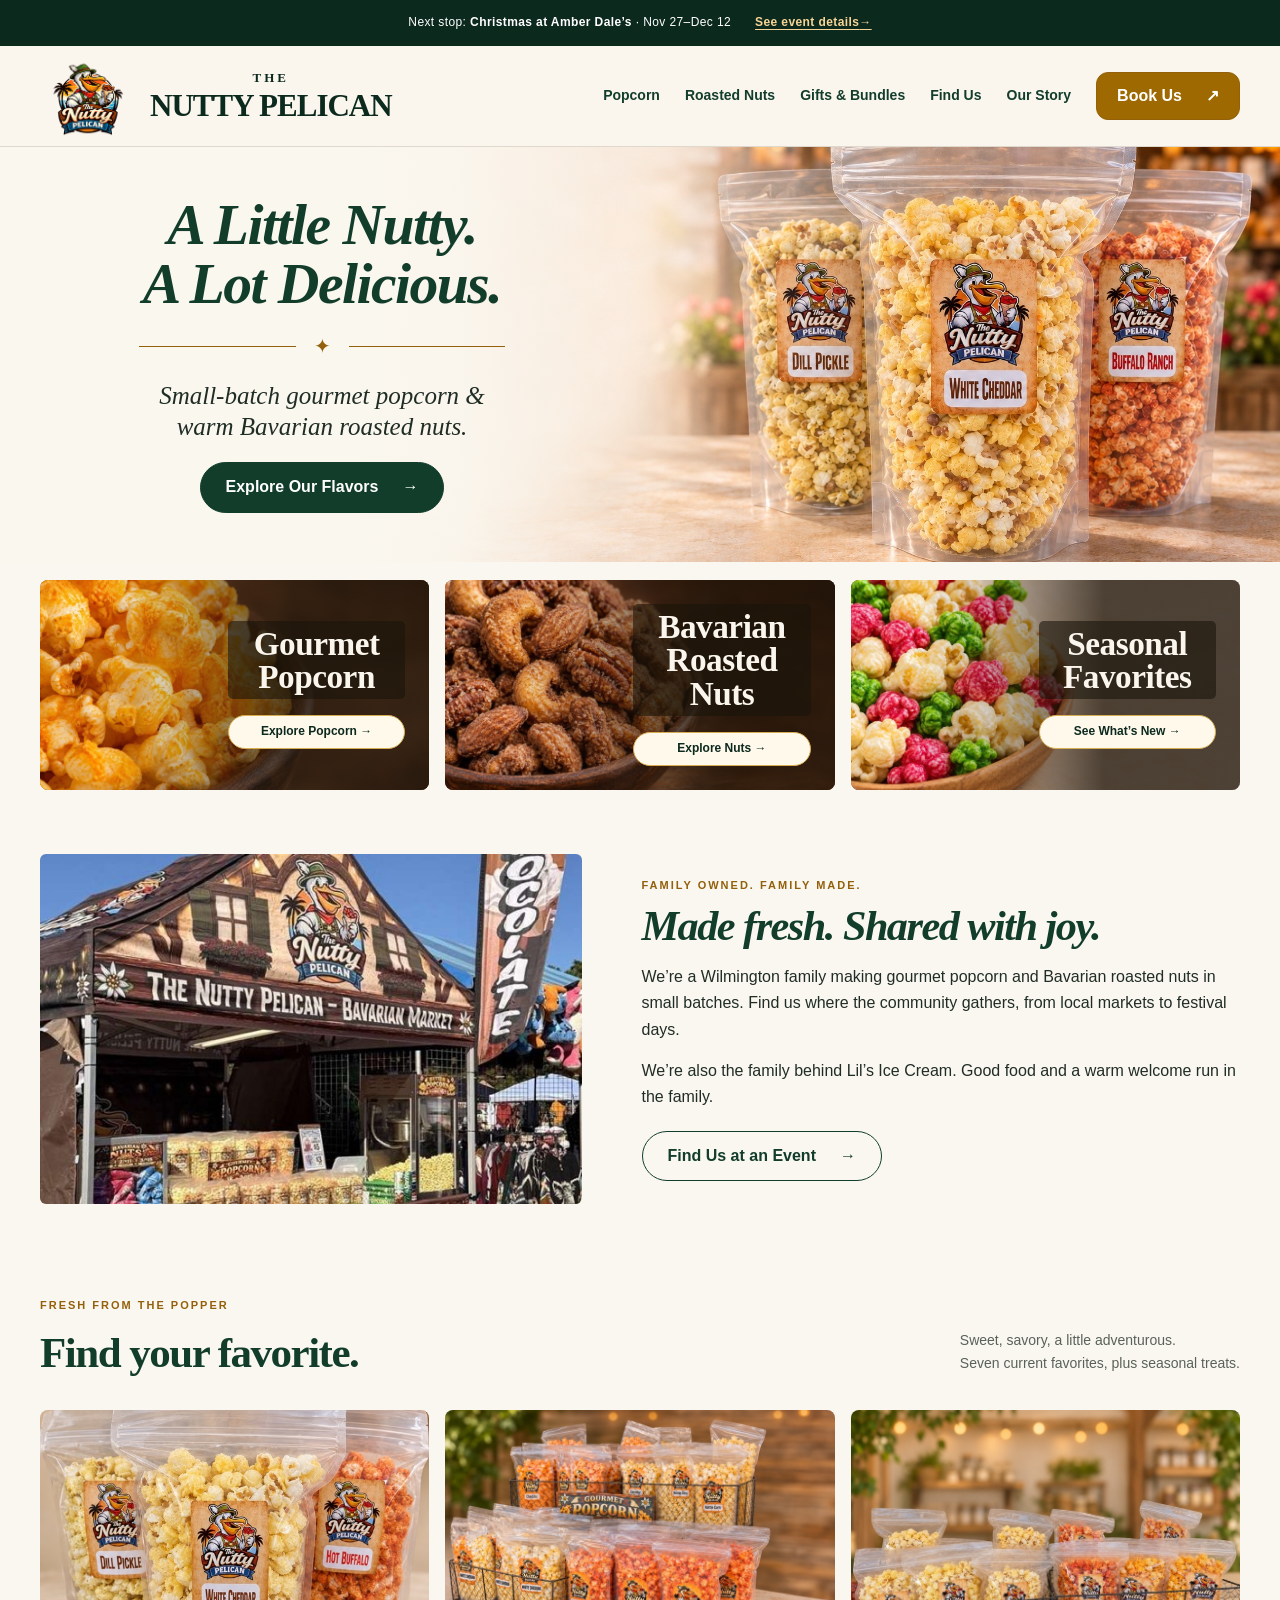
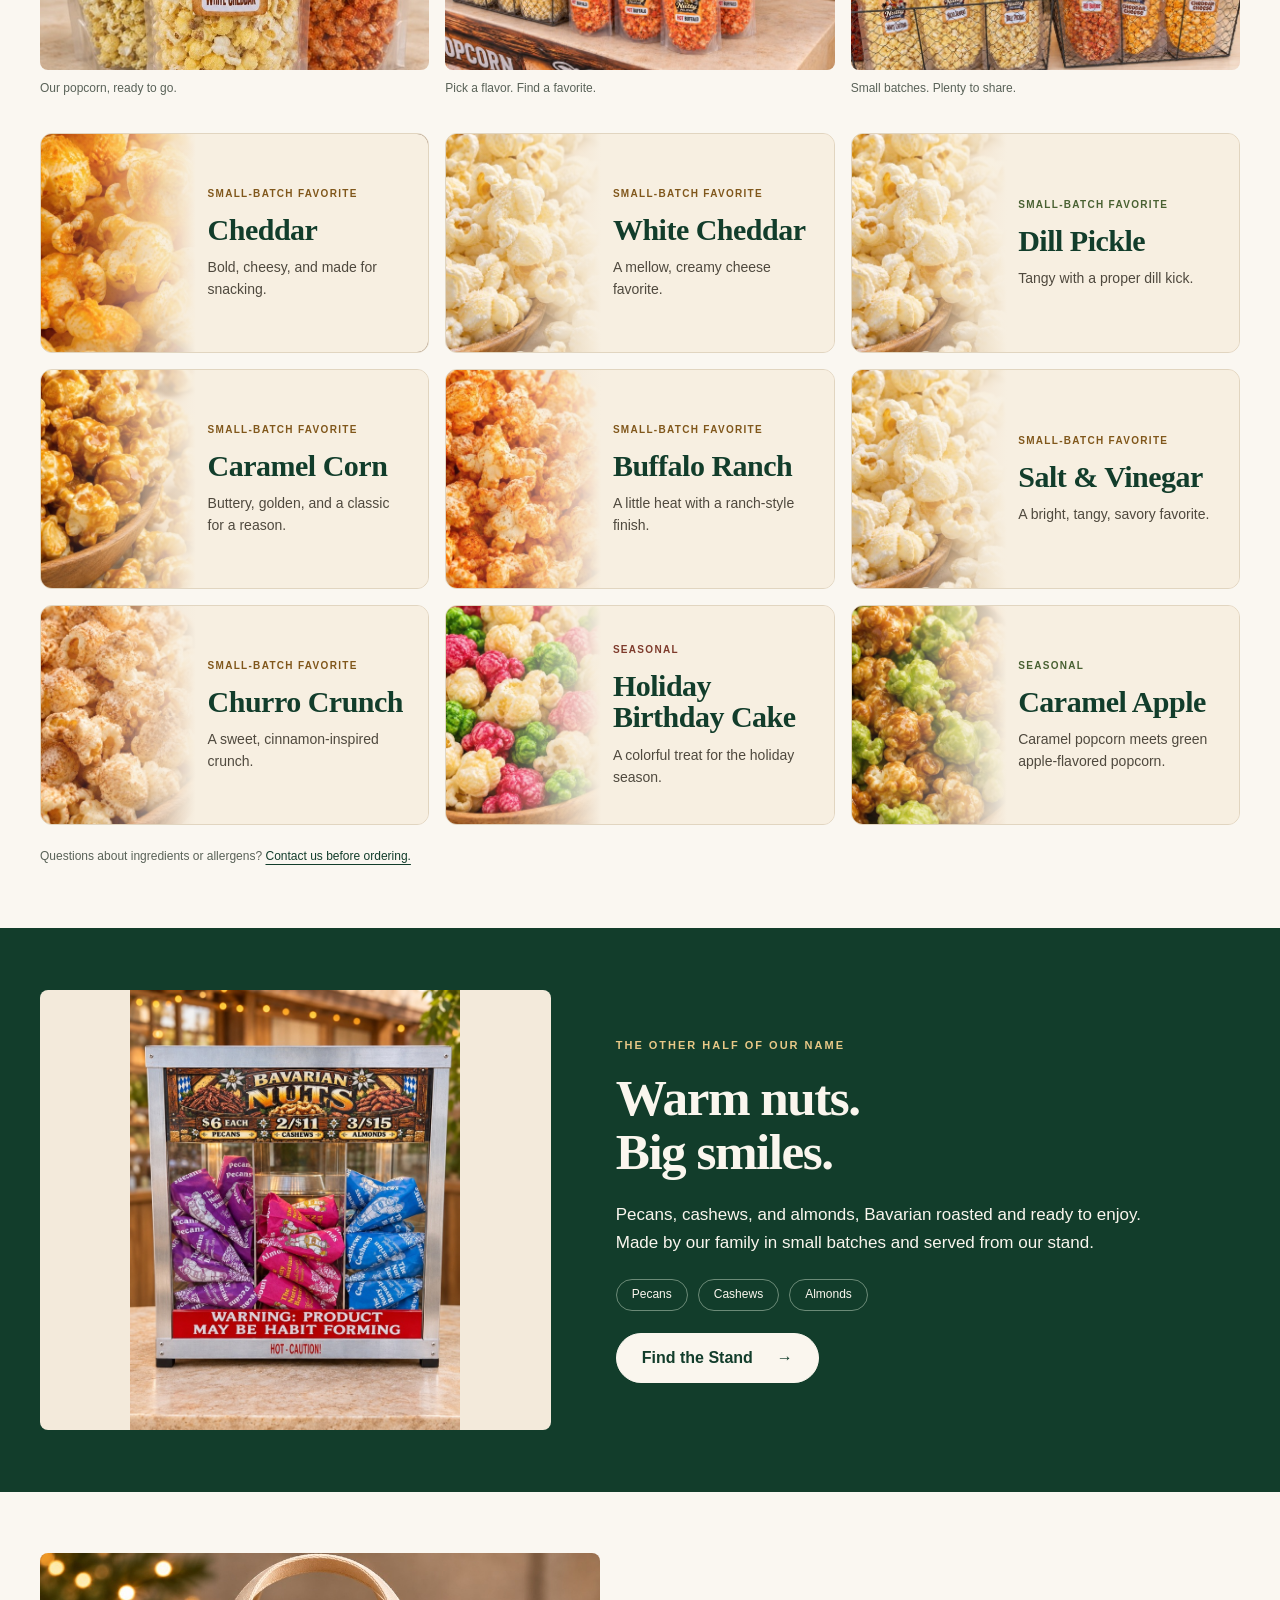
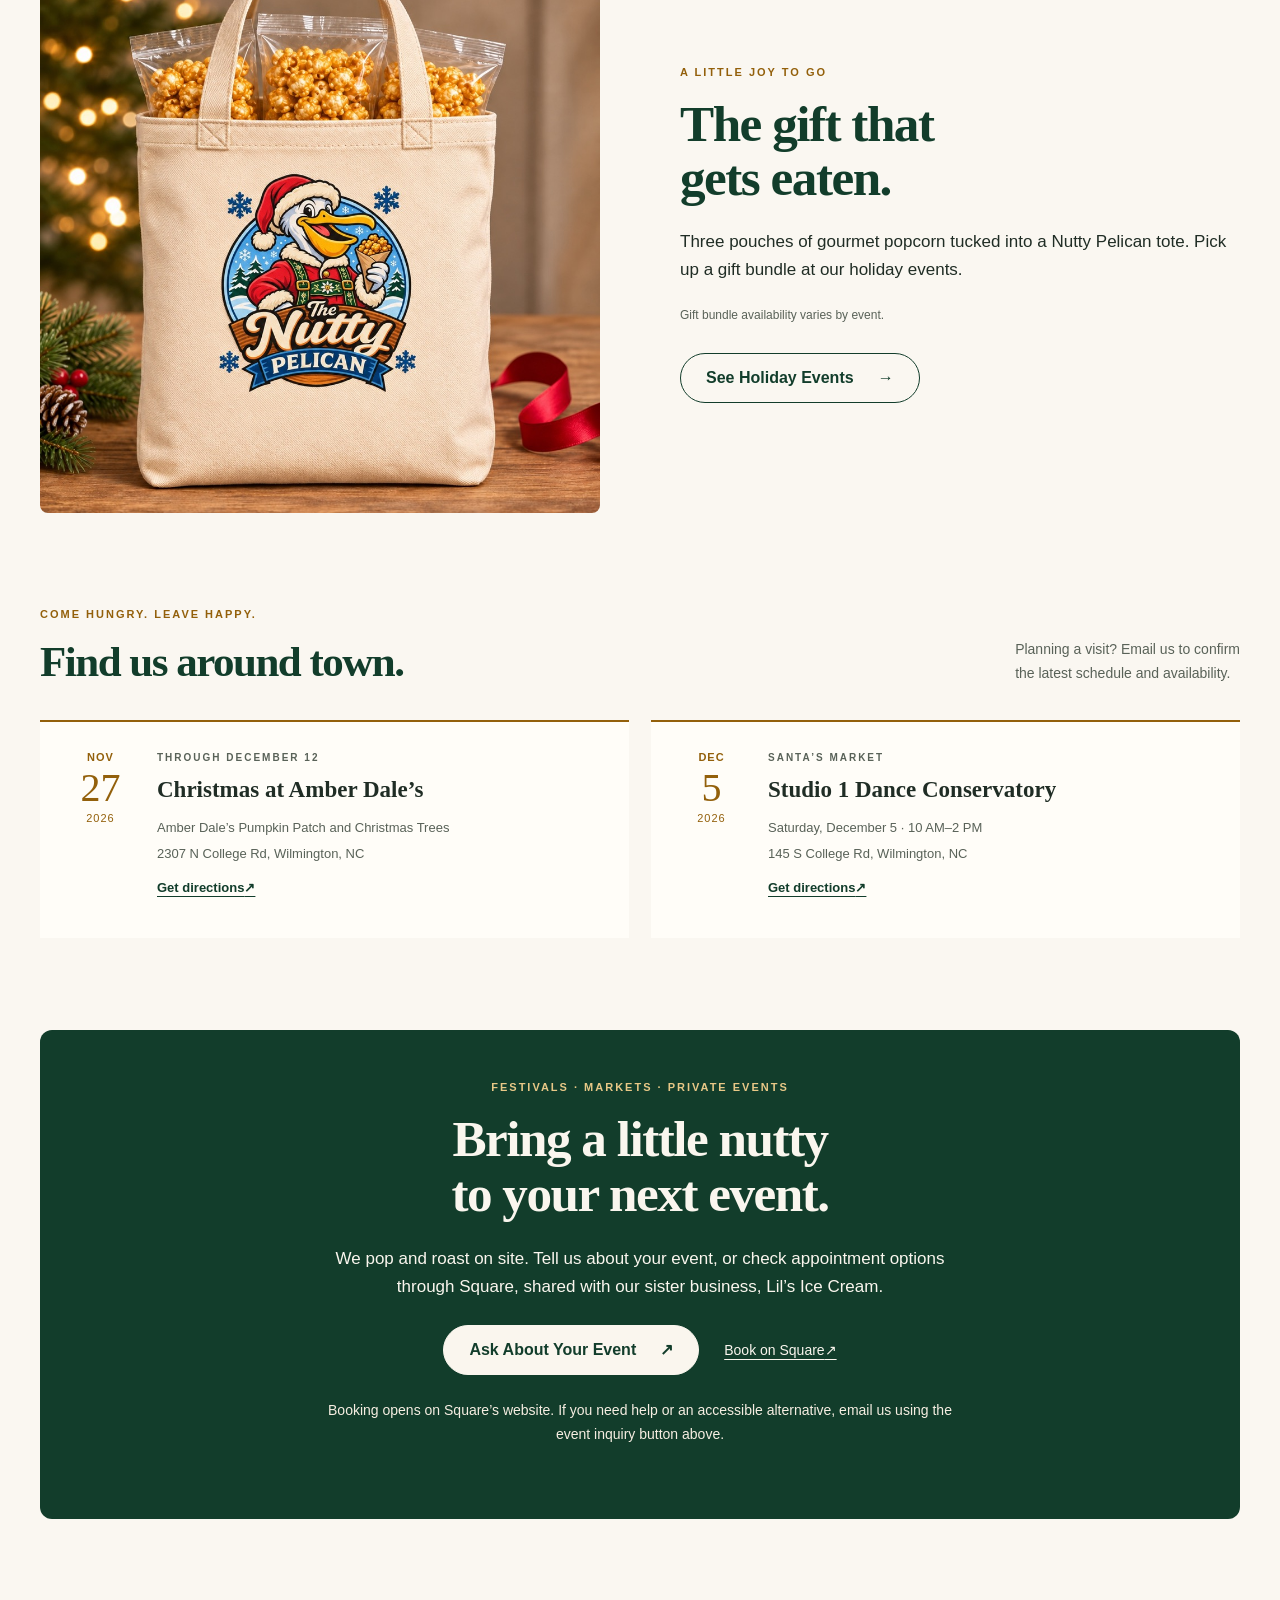
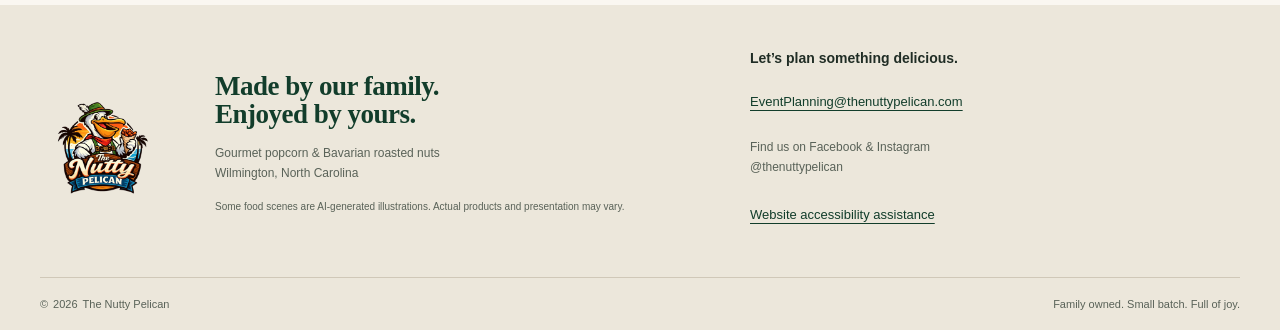
<file: index.html>
<!doctype html>
<html lang="en">
<head>
<meta charset="utf-8">
<meta http-equiv="Content-Security-Policy" content="default-src 'self'; script-src 'self' 'sha256-fpAs2R0/iKSCve5/PZyLJLMU9hK6UmDt1MCEfjL+Ugk='; style-src 'self'; img-src 'self'; font-src 'self'; connect-src 'none'; frame-src 'none'; object-src 'none'; base-uri 'none'; form-action 'none'">
<meta name="viewport" content="width=device-width, initial-scale=1">
<title>The Nutty Pelican | Gourmet Popcorn & Bavarian Roasted Nuts | Wilmington, NC</title>
<meta name="description" content="Family-made gourmet popcorn and warm Bavarian roasted nuts in Wilmington, NC. Explore our flavors, find our next market, or book The Nutty Pelican for your event.">
<meta name="referrer" content="strict-origin-when-cross-origin">
<link rel="canonical" href="https://thenuttypelican.com/">
<link rel="icon" type="image/png" href="assets/logo-small.png">
<meta property="og:type" content="website">
<meta property="og:title" content="The Nutty Pelican | A Little Nutty. A Lot Delicious.">
<meta property="og:description" content="Small-batch gourmet popcorn and warm Bavarian roasted nuts. Family made in Wilmington, NC.">
<meta property="og:url" content="https://thenuttypelican.com/">
<meta property="og:image" content="https://thenuttypelican.com/assets/holiday-popcorn.jpg">
<meta property="og:image:alt" content="Our colorful Holiday Birthday Cake popcorn in its original Nutty Pelican pouch">
<meta name="twitter:card" content="summary_large_image">
<link rel="stylesheet" href="styles.css?v=20261118-hero">
<script src="site.js" defer></script>
<script type="application/ld+json">{"@context":"https://schema.org","@type":"Organization","name":"The Nutty Pelican","url":"https://thenuttypelican.com/","logo":"https://thenuttypelican.com/assets/logo.png","email":"EventPlanning@thenuttypelican.com","areaServed":{"@type":"City","name":"Wilmington, North Carolina"}}</script>
</head>
<body>
<a class="skip" href="#main">Skip to content</a>
<div class="topbar"><div class="wrap"><span>Next stop: <strong>Christmas at Amber Dale’s</strong> · Nov 27–Dec 12</span><a href="#events">See event details <span aria-hidden="true">→</span></a></div></div>
<header class="header">
<div class="wrap navigation">
<a class="brand" href="#main" aria-label="The Nutty Pelican home"><img src="assets/logo-small.png" width="400" height="355" alt=""><span class="wordmark"><small>THE</small>NUTTY PELICAN</span></a>
<button class="menu-toggle" type="button" aria-expanded="false" aria-controls="navigation" hidden>Menu <span aria-hidden="true">☰</span></button>
<nav id="navigation" aria-label="Main navigation"><a href="#popcorn">Popcorn</a><a href="#nuts">Roasted Nuts</a><a href="#gifts">Gifts & Bundles</a><a href="#events">Find Us</a><a href="#story">Our Story</a><a class="button small" href="#book">Book Us <span aria-hidden="true">↗</span></a></nav>
</div>
</header>
<main id="main" tabindex="-1">
<section class="hero" aria-labelledby="hero-title">
<img class="hero-scene" src="assets/hero-buffalo-ranch.jpg" width="1536" height="1024" fetchpriority="high" alt="AI-enhanced scene featuring White Cheddar, Dill Pickle, and Buffalo Ranch popcorn pouches">
<div class="wrap hero-grid"><div class="hero-copy"><h1 id="hero-title">A Little Nutty.<br>A Lot Delicious.</h1><div class="ornament" aria-hidden="true">✦</div><p class="hero-description">Small-batch gourmet popcorn &<br> warm Bavarian roasted nuts.</p><a class="button" href="#popcorn">Explore Our Flavors <span aria-hidden="true">→</span></a></div></div>
</section>
<div class="wrap categories" id="treats" aria-label="Explore our treats">
<a class="category popcorn" href="#popcorn"><img src="assets/popcorn-ai.jpg" width="1536" height="1024" alt="" loading="lazy"><div><h2>Gourmet<br>Popcorn</h2><span class="category-link">Explore Popcorn →</span></div></a>
<a class="category nuts" href="#nuts"><img src="assets/nuts-reference-ai.jpg" width="1536" height="1024" alt="" loading="lazy"><div><h2>Bavarian<br>Roasted Nuts</h2><span class="category-link">Explore Nuts →</span></div></a>
<a class="category seasonal" href="#gifts"><img src="assets/holiday-popcorn-vibrant.jpg" width="1536" height="1024" alt="" loading="lazy"><div><h2>Seasonal<br>Favorites</h2><span class="category-link">See What’s New →</span></div></a>
</div>
<section class="section wrap story-grid" id="story"><img class="story-photo" src="assets/festival.jpg" width="675" height="900" loading="lazy" alt="The real Nutty Pelican Bavarian-style festival tent, with popcorn and nuts on the counter"><div><p class="eyebrow">Family owned. Family made.</p><h2>Made fresh. <br>Shared with joy.</h2><p>We’re a Wilmington family making gourmet popcorn and Bavarian roasted nuts in small batches. Find us where the community gathers, from local markets to festival days.</p><p>We’re also the family behind Lil’s Ice Cream. Good food and a warm welcome run in the family.</p><a class="button outline" href="#events">Find Us at an Event <span aria-hidden="true">→</span></a></div></section>
<section class="section wrap" id="popcorn"><div class="section-heading"><div><p class="eyebrow">Fresh from the popper</p><h2>Find your favorite.</h2></div><p>Sweet, savory, a little adventurous.<br>Seven current favorites, plus seasonal treats.</p></div><div class="product-photo-strip"><figure><img src="assets/flavor-pouches-enhanced.jpg" width="1086" height="1448" loading="lazy" alt="White Cheddar, Dill Pickle and Hot Buffalo popcorn pouches"><figcaption>Our popcorn, ready to go.</figcaption></figure><figure><img src="assets/flavor-stand-enhanced.jpg" width="1448" height="1086" loading="lazy" alt="Our popcorn selection at the Nutty Pelican stand"><figcaption>Pick a flavor. Find a favorite.</figcaption></figure><figure><img src="assets/flavor-display-enhanced.jpg" width="1448" height="1086" loading="lazy" alt="White cheddar, dill pickle, hot buffalo and cheddar popcorn on our market counter"><figcaption>Small batches. Plenty to share.</figcaption></figure></div><div class="flavor-grid" id="flavors">
<article class="flavor-card flavor-cheddar"><img src="assets/popcorn-ai.jpg" width="1536" height="1024" loading="lazy" alt=""><div class="flavor-card-copy"><span>Small-batch favorite</span><h3>Cheddar</h3><p>Bold, cheesy, and made for snacking.</p></div></article>
<article class="flavor-card flavor-white"><img src="assets/white-popcorn-ai.jpg" width="1536" height="1024" loading="lazy" alt=""><div class="flavor-card-copy"><span>Small-batch favorite</span><h3>White Cheddar</h3><p>A mellow, creamy cheese favorite.</p></div></article>
<article class="flavor-card flavor-dill"><img src="assets/white-popcorn-ai.jpg" width="1536" height="1024" loading="lazy" alt=""><div class="flavor-card-copy"><span>Small-batch favorite</span><h3>Dill Pickle</h3><p>Tangy with a proper dill kick.</p></div></article>
<article class="flavor-card flavor-caramel"><img src="assets/caramel-popcorn-ai.jpg" width="1536" height="1024" loading="lazy" alt=""><div class="flavor-card-copy"><span>Small-batch favorite</span><h3>Caramel Corn</h3><p>Buttery, golden, and a classic for a reason.</p></div></article>
<article class="flavor-card flavor-buffalo"><img src="assets/buffalo-popcorn-ai.jpg" width="1536" height="1024" loading="lazy" alt=""><div class="flavor-card-copy"><span>Small-batch favorite</span><h3>Buffalo Ranch</h3><p>A little heat with a ranch-style finish.</p></div></article>
<article class="flavor-card flavor-salt"><img src="assets/white-popcorn-ai.jpg" width="1536" height="1024" loading="lazy" alt=""><div class="flavor-card-copy"><span>Small-batch favorite</span><h3>Salt &amp; Vinegar</h3><p>A bright, tangy, savory favorite.</p></div></article>
<article class="flavor-card flavor-churro"><img src="assets/churro-popcorn-ai.jpg" width="1536" height="1024" loading="lazy" alt=""><div class="flavor-card-copy"><span>Small-batch favorite</span><h3>Churro Crunch</h3><p>A sweet, cinnamon-inspired crunch.</p></div></article>
<article class="flavor-card flavor-holiday seasonal-flavor"><img src="assets/holiday-popcorn-vibrant.jpg" width="1536" height="1024" loading="lazy" alt=""><div class="flavor-card-copy"><span>Seasonal</span><h3>Holiday Birthday Cake</h3><p>A colorful treat for the holiday season.</p></div></article>
<article class="flavor-card flavor-apple seasonal-flavor"><img src="assets/caramel-apple-popcorn-ai.jpg" width="1536" height="1024" loading="lazy" alt=""><div class="flavor-card-copy"><span>Seasonal</span><h3>Caramel Apple</h3><p>Caramel popcorn meets green apple-flavored popcorn.</p></div></article>
</div><p class="fine-print">Questions about ingredients or allergens? <a href="mailto:EventPlanning@thenuttypelican.com">Contact us before ordering.</a></p></section>
<section class="nuts-band" id="nuts"><div class="wrap nuts-showcase"><img src="assets/nut-warmer-enhanced.jpg" width="1086" height="1448" loading="lazy" alt="Bavarian nut warmer with purple pecan, pink almond and blue cashew pouches"><div><p class="eyebrow">The other half of our name</p><h2>Warm nuts.<br>Big smiles.</h2><p>Pecans, cashews, and almonds, Bavarian roasted and ready to enjoy. Made by our family in small batches and served from our stand.</p><div class="nut-varieties"><span>Pecans</span><span>Cashews</span><span>Almonds</span></div><a class="button light" href="#events">Find the Stand <span aria-hidden="true">→</span></a></div></div></section>
<section class="section wrap gift-grid" id="gifts"><img src="assets/holiday-gift-tote.jpg" width="1254" height="1254" loading="lazy" alt="Three popcorn pouches in a cream Nutty Pelican holiday gift tote"><div><p class="eyebrow">A little joy to go</p><h2>The gift that<br>gets eaten.</h2><p>Three pouches of gourmet popcorn tucked into a Nutty Pelican tote. Pick up a gift bundle at our holiday events.</p><p class="fine-print">Gift bundle availability varies by event.</p><a class="button outline" href="#events">See Holiday Events <span aria-hidden="true">→</span></a></div></section>
<section class="section wrap" id="events"><div class="section-heading"><div><p class="eyebrow">Come hungry. Leave happy.</p><h2>Find us around town.</h2></div><p>Planning a visit? Email us to confirm<br>the latest schedule and availability.</p></div><div class="event-grid"><article class="event"><div class="date"><strong>NOV</strong><span>27</span><small>2026</small></div><div><p class="eyebrow">Through December 12</p><h3>Christmas at Amber Dale’s</h3><p>Amber Dale’s Pumpkin Patch and Christmas Trees</p><p>2307 N College Rd, Wilmington, NC</p><a aria-label="Get directions to Christmas at Amber Dale’s on Google Maps" href="https://www.google.com/maps/search/?api=1&query=2307+N+College+Rd+Wilmington+NC">Get directions <span aria-hidden="true">↗</span></a></div></article><article class="event"><div class="date"><strong>DEC</strong><span>5</span><small>2026</small></div><div><p class="eyebrow">Santa’s Market</p><h3>Studio 1 Dance Conservatory</h3><p><time datetime="2026-12-05T10:00:00-05:00">Saturday, December 5 · 10 AM–2 PM</time></p><p>145 S College Rd, Wilmington, NC</p><a aria-label="Get directions to Santa’s Market at Studio 1 on Google Maps" href="https://www.google.com/maps/search/?api=1&query=145+S+College+Rd+Wilmington+NC">Get directions <span aria-hidden="true">↗</span></a></div></article></div></section>
<section class="section wrap" id="book"><div class="booking"><p class="eyebrow">Festivals · Markets · Private Events</p><h2>Bring a little nutty<br>to your next event.</h2><p>We pop and roast on site. Tell us about your event, or check appointment options through Square, shared with our sister business, Lil’s Ice Cream.</p><div class="actions"><a class="button light" href="mailto:EventPlanning@thenuttypelican.com?subject=Nutty%20Pelican%20event%20inquiry">Ask About Your Event <span aria-hidden="true">↗</span></a><a class="booking-link" href="https://square.site/book/ERZ6WBK9FG4DM/">Book on Square <span aria-hidden="true">↗</span></a></div><p class="booking-help">Booking opens on Square’s website. If you need help or an accessible alternative, email us using the event inquiry button above.</p></div></section>
</main>
<footer><div class="wrap footer-grid"><a href="#main" aria-label="The Nutty Pelican home"><img src="assets/logo-small.png" width="400" height="355" loading="lazy" alt="The Nutty Pelican"></a><div><h2>Made by our family.<br>Enjoyed by yours.</h2><p>Gourmet popcorn & Bavarian roasted nuts<br>Wilmington, North Carolina</p><p class="image-disclosure">Some food scenes are AI-generated illustrations. Actual products and presentation may vary.</p></div><div><h3>Let’s plan something delicious.</h3><a href="mailto:EventPlanning@thenuttypelican.com">EventPlanning@thenuttypelican.com</a><p>Find us on Facebook & Instagram<br>@thenuttypelican</p><p><a href="mailto:EventPlanning@thenuttypelican.com?subject=Website%20accessibility%20assistance">Website accessibility assistance</a></p></div></div><div class="wrap footer-bottom">© <span id="year">2026</span> The Nutty Pelican <span>Family owned. Small batch. Full of joy.</span></div></footer>
</body></html>
</file>
<file: styles.css>
:root{--green:#123d2b;--deep:#0c291e;--cream:#faf6ee;--paper:#fffdf8;--gold:#93600b;--ink:#202d25;--muted:#596258;--line:#ded9cc}*{box-sizing:border-box}html{scroll-behavior:auto;scroll-padding-top:130px}body{margin:0;background:var(--cream);color:var(--ink);font:17px/1.65 'Avenir Next','Segoe UI',Arial,sans-serif}img{max-width:100%;height:auto;display:block}a{color:var(--green);text-underline-offset:4px}button,summary{font:inherit}button,a,summary{-webkit-tap-highlight-color:transparent}a:focus-visible,button:focus-visible,summary:focus-visible{outline:3px solid #a96b08;outline-offset:5px}h1,h2,h3,p,figure{margin:0}h1,h2{font-family:Georgia,'Times New Roman',serif;font-weight:700;line-height:1.06;letter-spacing:-1.5px}h1{font-size:clamp(46px,5.5vw,78px);font-style:italic;color:var(--green)}h2{font-size:clamp(35px,4vw,54px);color:var(--green)}h3{line-height:1.25}p+p{margin-top:16px}.wrap{max-width:1240px;width:calc(100% - 64px);margin-inline:auto}.skip{position:fixed;top:8px;left:12px;transform:translateY(-160%);z-index:100;background:white;padding:12px 20px}.skip:focus{transform:none}.topbar{background:var(--deep);color:white;font-size:12px;letter-spacing:.4px}.topbar .wrap{display:flex;gap:24px;padding-block:7px}.topbar b{padding-inline:7px}.header{position:sticky;top:0;background:rgba(250,246,238,.98);border-bottom:1px solid var(--line);z-index:30}.navigation{display:flex;align-items:center;justify-content:space-between;gap:20px;padding-block:10px}.brand{flex-shrink:0}.brand img{width:108px;height:96px;object-fit:contain}nav{display:flex;align-items:center;gap:28px}nav a{font-size:14px;font-weight:650;text-decoration:none;padding-block:12px}.button{display:inline-flex;align-items:center;justify-content:center;gap:24px;background:var(--green);color:white;padding:14px 25px;border:1px solid var(--green);border-radius:7px;font-weight:750;text-decoration:none;line-height:1.4;min-height:48px;transition:background .15s,transform .15s}.button:hover{background:var(--deep);color:white;transform:translateY(-2px)}.button.small{padding:12px 20px;background:var(--gold);border-color:var(--gold)}.button.outline{background:transparent;color:var(--green)}.button.outline:hover{background:var(--green);color:white}.button.light{background:var(--cream);color:var(--green);border-color:var(--cream)}.menu-toggle{background:none;border:1px solid var(--green);border-radius:5px;padding:9px 14px;color:var(--green)}.hero{background:radial-gradient(ellipse at 10% 50%,#fffdf8,transparent 70%),#eee7d9;overflow:hidden}.hero-grid{display:grid;grid-template-columns:1.1fr .9fr;align-items:center;min-height:585px;gap:48px}.hero-copy{padding-block:55px}.eyebrow{text-transform:uppercase;letter-spacing:2px;font-size:11px;font-weight:800;color:var(--gold);margin-bottom:16px}.hero-description{font:italic 25px/1.45 Georgia,serif;max-width:440px;margin:18px 0 25px}.ornament{display:flex;align-items:center;gap:18px;color:var(--gold);width:240px;margin-top:23px}.ornament:before,.ornament:after{content:'';height:1px;background:var(--gold);flex:1}.hero-note{font-size:12px;color:var(--muted);margin-top:15px}.hero-photo{position:relative;height:530px;align-self:end;overflow:hidden;border-radius:160px 160px 0 0;background:#e5dfd4}.hero-photo img{width:100%;height:100%;object-fit:cover;object-position:center 54%}.hero-photo figcaption{position:absolute;bottom:15px;left:15px;right:15px;text-align:center;background:rgba(250,246,238,.95);font-size:11px;padding:6px;border-radius:4px}.categories{display:grid;grid-template-columns:repeat(3,minmax(0,1fr));gap:18px;padding-block:26px}.category{padding:25px 28px;border-radius:8px;min-height:220px;text-decoration:none;color:var(--cream);display:flex;flex-direction:column;position:relative;overflow:hidden;background:var(--green)}.category h2{color:inherit;font-size:35px;letter-spacing:-.6px;margin:15px 0 23px}.category-number{font-size:10px;letter-spacing:1.3px;text-transform:uppercase}.category-link{font-size:13px;font-weight:700;margin-top:auto}.category:after{content:'✦';font:140px Georgia,serif;position:absolute;right:15px;bottom:-20px;opacity:.13;pointer-events:none}.category.popcorn{background:#87591f}.category.nuts{background:#423426}.category.seasonal{background:#6b3437}.category:hover .category-link{text-decoration:underline}.section{padding-block:70px}.story-grid,.gift-grid{display:grid;grid-template-columns:1fr 1fr;gap:80px;align-items:center}.story-photo{width:100%;height:470px;object-fit:cover;object-position:center 50%;border-radius:8px}.story-grid p:not(.eyebrow),.gift-grid p:not(.eyebrow){margin-top:22px}.story-grid .button,.gift-grid .button{margin-top:27px}.section-heading{display:flex;justify-content:space-between;align-items:end;gap:30px;margin-bottom:35px}.section-heading>p{font-size:14px;color:var(--muted)}.flavor-grid{display:grid;grid-template-columns:repeat(4,minmax(0,1fr));border-top:1px solid var(--line);border-left:1px solid var(--line)}.flavor-grid article{padding:25px;border-right:1px solid var(--line);border-bottom:1px solid var(--line);background:var(--paper)}.flavor-grid article>span{font-size:11px;color:var(--gold);text-transform:uppercase;letter-spacing:1px}.flavor-grid h3{font:700 23px/1.2 Georgia,serif;margin:22px 0 12px}.flavor-grid p{font-size:14px;color:var(--muted)}.flavor-grid .seasonal-flavor{background:#eee9dd}.fine-print{font-size:12px;color:var(--muted);margin-top:22px}.nuts-band{background:var(--green);color:var(--cream);margin-block:40px;padding-block:62px}.nuts-grid{display:grid;grid-template-columns:1fr 1fr;gap:12px 80px}.nuts-grid>.eyebrow{grid-column:1/-1;color:#e8c887}.nuts-grid h2{color:var(--cream)}.nuts-grid .button{margin-top:24px}.gift-grid>img{width:100%;height:440px;object-fit:cover;object-position:50% 58%;border-radius:8px}.event-grid{display:grid;grid-template-columns:repeat(2,minmax(0,1fr));gap:22px}.event{display:flex;gap:24px;border-top:2px solid var(--gold);background:var(--paper);padding:28px}.date{flex:0 0 65px;text-align:center;line-height:1.3;color:var(--gold)}.date strong,.date small{display:block;font-size:11px;letter-spacing:1px}.date span{font:40px Georgia,serif}.event .eyebrow{font-size:10px;margin-bottom:10px}.event h3{font:700 23px/1.25 Georgia,serif;margin-bottom:12px}.event p{font-size:13px;color:var(--muted)}.event p+p{margin-top:5px}.event a{display:inline-block;font-size:13px;font-weight:700;padding-block:12px}.booking{background:var(--green);color:var(--cream);padding:64px;text-align:center;border-radius:12px}.booking h2{color:var(--cream)}.booking>.eyebrow{color:#e8c887}.booking>p:not(.eyebrow){max-width:640px;margin:24px auto}.actions{display:flex;align-items:center;justify-content:center;gap:25px;flex-wrap:wrap}.booking-link{color:var(--cream);padding-block:12px;font-size:14px}details{max-width:850px;margin:30px auto 0;border-top:1px solid #668071;padding-top:15px}summary{cursor:pointer;padding:10px;font-size:14px}.widget-note{font-size:12px;padding:15px}#booking-widget:has(script){background:white;color:var(--ink);border-radius:6px;padding:12px;min-height:300px}footer{margin-top:40px;background:#ece7db;padding-top:45px}.footer-grid{display:grid;grid-template-columns:130px 1fr 1fr;gap:45px;align-items:center;padding-bottom:40px}.footer-grid img{width:125px}.footer-grid h2{font-size:27px;letter-spacing:-.5px}.footer-grid h3{font-size:14px;margin-bottom:12px}.footer-grid p{font-size:12px;margin-top:15px;color:var(--muted)}.footer-grid a{font-size:13px;overflow-wrap:anywhere}.footer-bottom{border-top:1px solid #d0c8b8;padding-block:17px;display:flex;gap:5px;font-size:11px;color:var(--muted)}.footer-bottom>span:last-child{margin-left:auto} [hidden]{display:none!important}
@media(max-width:1000px){nav{gap:15px}nav a{font-size:12px}.hero-grid{gap:30px}.hero-photo{height:490px}.story-grid,.gift-grid{gap:40px}.flavor-grid{grid-template-columns:repeat(2,minmax(0,1fr))}.event{padding:22px;gap:15px}}
@media(max-width:760px){html{scroll-padding-top:100px}.wrap{width:calc(100% - 36px)}.topbar .wrap{justify-content:center}.topbar .wrap>span:last-child{display:none}.navigation{flex-wrap:wrap;padding-block:6px}.brand img{width:78px;height:69px}.menu-toggle:not([hidden]){display:block}nav{width:100%;flex-wrap:wrap;gap:0;justify-content:space-between;padding-bottom:12px}nav a{font-size:14px;padding:12px;min-height:46px}.hero-grid{grid-template-columns:1fr;gap:0}.hero-copy{text-align:center;padding:42px 0 30px}.hero-description{margin-inline:auto;font-size:23px}.ornament{margin-inline:auto}.hero-photo{height:380px;width:min(100%,440px);justify-self:center;border-radius:120px 120px 0 0}.hero-photo img{object-position:50% 56%}.categories{gap:10px;padding-block:18px}.category{padding:20px 14px;min-height:185px}.category h2{font-size:24px}.category-number{font-size:8px;letter-spacing:.5px}.category-link{font-size:11px}.section{padding-block:42px}.story-grid,.gift-grid{grid-template-columns:1fr;gap:30px}.story-photo{height:350px}.section-heading{display:block}.section-heading>p{margin-top:18px}.nuts-grid{grid-template-columns:1fr;gap:20px}.nuts-band{margin-block:20px;padding-block:42px}.nuts-grid>.eyebrow{margin:0}.gift-grid>img{height:360px}.event-grid{grid-template-columns:minmax(0,1fr)}.booking{padding:38px 20px}.footer-grid{grid-template-columns:85px 1fr;gap:25px}.footer-grid>div:last-child{grid-column:1/-1}.footer-grid img{width:85px}.footer-bottom{flex-wrap:wrap}.footer-bottom>span:last-child{width:100%;margin:5px 0 0}}
@media(max-width:420px){.categories{grid-template-columns:1fr}.category{min-height:135px;padding:20px 24px}.category h2{font-size:29px;margin:10px 0}.category h2 br{display:none}.flavor-grid article{padding:18px}.flavor-grid h3{font-size:21px}.event{padding:20px 14px;gap:12px}.date{flex-basis:48px}.actions .button{width:100%}}
@media(prefers-reduced-motion:reduce){html{scroll-behavior:auto}.button{transition:none}.button:hover{transform:none}}
/* Photography-led redesign, inspired by the supplied reference. */
body{font-family:'Segoe UI',Arial,sans-serif;background:#faf7f1}.wrap{max-width:1410px;width:calc(100% - 80px)}.topbar{font-size:12px}.topbar .wrap{padding-block:5px}.navigation{padding-block:7px;gap:26px}.brand{display:flex;align-items:center;gap:14px;text-decoration:none;color:var(--deep)}.brand img{width:96px;height:86px}.wordmark{font:bold 31px/.95 Georgia,serif;letter-spacing:-1px;white-space:nowrap}.wordmark small{display:block;text-align:center;font-size:13px;letter-spacing:3px;margin-bottom:7px}nav{gap:25px}nav a{font-size:14px;font-weight:600}.button{border-radius:999px;font-size:16px;padding:13px 25px}.button.small{border-radius:12px;background:#9d6900}.hero{position:relative;background:#eee6d6;isolation:isolate}.hero-scene{position:absolute;inset:0;width:100%;height:100%;object-fit:cover;object-position:center 62%;z-index:-2}.hero:after{content:'';position:absolute;inset:0;background:linear-gradient(90deg,rgba(250,247,239,.98) 0%,rgba(250,247,239,.94) 23%,rgba(250,247,239,.7) 35%,transparent 55%);z-index:-1}.hero-grid{display:flex;min-height:415px;align-items:center;gap:0}.hero-copy{width:47%;text-align:center;padding:38px 0}h1{font-size:clamp(44px,4.5vw,73px);letter-spacing:-1.5px;line-height:1.01}.hero-description{font-size:25px;line-height:1.25;margin:17px auto 20px;max-width:none}.ornament{margin:17px auto 0;width:65%;font-size:20px}.categories{padding-block:18px;gap:16px}.category{padding:24px;min-height:190px;justify-content:center;background:#463321;isolation:isolate}.category:after{content:'';inset:0;z-index:-1;background:linear-gradient(90deg,transparent 15%,rgba(30,20,9,.2) 35%,rgba(30,20,9,.78) 65%);opacity:1;font:inherit}.category>img{position:absolute;inset:0;width:100%;height:100%;object-fit:cover;z-index:-2}.category>div{margin-left:48%;text-align:center;min-width:0}.category h2{font-size:clamp(25px,2.6vw,39px);margin:0 0 16px;line-height:1;letter-spacing:-.5px;text-shadow:0 2px 5px #39250c}.category-link{display:block;background:#fff9ec;color:var(--deep);border:1px solid #d8ac51;border-radius:999px;padding:6px 10px;font-size:12px;white-space:nowrap}.category.seasonal img{object-position:82% 55%;width:180%;max-width:none}.section{padding-block:46px}.story-grid{gap:60px}.story-photo{height:350px;object-position:50% 42%;border-radius:6px}.story-grid h2{font-size:clamp(35px,3.3vw,53px);font-style:italic}.story-grid p:not(.eyebrow){margin-top:15px;font-size:16px}.story-grid .button{margin-top:20px}.story-grid .eyebrow{margin-bottom:10px}.section-heading h2{font-size:43px}.flavor-grid{border:0;gap:12px}.flavor-grid article{border:1px solid var(--line);border-radius:8px}.image-disclosure{font-size:10px!important}.nuts-band{margin-block:15px}.gift-grid>img{height:360px}.booking{padding:48px}
@media(min-width:1100px){.story-grid{grid-template-columns:.95fr 1.05fr}.story-grid h2 br{display:none}}
@media(max-width:1100px){.wordmark{font-size:24px}.brand img{width:80px;height:72px}nav{gap:14px}nav a{font-size:12px}.hero-grid{min-height:390px}.hero-description{font-size:21px}.category{padding:17px}.category>div{margin-left:41%}.category-link{font-size:11px}.category h2{font-size:29px}}
@media(max-width:900px){.wordmark{font-size:20px}.brand{gap:7px}.brand img{width:67px;height:60px}.navigation{gap:16px}nav{gap:10px}nav a{font-size:11px}.button.small{padding:10px 15px}.hero-copy{width:53%}.hero:after{background:linear-gradient(90deg,#faf7ef 0%,rgba(250,247,239,.91) 28%,rgba(250,247,239,.65) 43%,transparent 68%)}.category{min-height:175px}.category h2{font-size:25px}.category-link{font-size:10px;padding:6px}.story-grid{gap:30px}}
@media(max-width:760px){.wrap{width:calc(100% - 32px)}.wordmark{font-size:25px}.brand img{width:70px;height:62px}.wordmark small{font-size:10px;margin-bottom:4px}.navigation{padding-block:6px}nav{gap:0}nav a{font-size:14px}.hero-grid{min-height:580px;align-items:start}.hero-copy{width:100%;padding:30px 0 280px}.hero h1{font-size:48px}.hero-description{font-size:21px;margin:13px auto 16px}.ornament{width:220px;margin-top:10px}.hero-scene{object-position:68% bottom}.hero:after{background:linear-gradient(180deg,#faf7ef 0%,rgba(250,247,239,.95) 37%,rgba(250,247,239,.15) 63%,transparent 77%)}.categories{grid-template-columns:1fr;gap:12px;padding-block:16px}.category{min-height:170px;padding:20px}.category>div{margin-left:48%}.category h2{font-size:34px}.category h2 br{display:block}.category-link{font-size:12px;max-width:220px;margin-inline:auto}.category.seasonal img{width:130%}.story-grid{gap:25px}.story-photo{height:300px}.section{padding-block:32px}.section-heading h2{font-size:36px}.booking{padding:35px 18px}.footer-grid{gap:20px}.flavor-grid h3{font-size:22px}}
@media(max-width:360px){.wordmark{font-size:20px}.hero h1{font-size:43px}.hero-description{font-size:19px}.category>div{margin-left:43%}.category h2{font-size:29px}}
.category.seasonal img{left:auto;right:0;object-position:85% 60%}.product-photo-strip{display:grid;grid-template-columns:repeat(3,minmax(0,1fr));gap:16px;margin-bottom:25px}.product-photo-strip figure{margin:0}.product-photo-strip img{height:260px;width:100%;object-fit:cover;border-radius:8px}.product-photo-strip figure:first-child img{object-position:50% 57%}.product-photo-strip figcaption{font-size:12px;color:var(--muted);padding-block:9px}.nuts-showcase{display:grid;grid-template-columns:.9fr 1.1fr;gap:65px;align-items:center}.nuts-showcase>img{height:365px;width:100%;object-fit:cover;object-position:50% 52%;border-radius:8px}.nuts-showcase h2{color:var(--cream)}.nuts-showcase .eyebrow{color:#e8c887}.nuts-showcase p:not(.eyebrow){margin-top:22px;max-width:550px}.nut-varieties{display:flex;gap:10px;margin:22px 0}.nut-varieties span{padding:5px 15px;border:1px solid #6b8a77;border-radius:99px;font-size:12px}@media(max-width:760px){.product-photo-strip{grid-template-columns:1fr 1fr;gap:12px}.product-photo-strip figure:last-child{display:none}.product-photo-strip img{height:220px}.nuts-showcase{grid-template-columns:1fr;gap:25px}.nuts-showcase>img{height:300px;object-position:50% 42%}}@media(max-width:360px){.product-photo-strip img{height:180px}}
@media(min-width:1100px){.hero-scene{width:auto;max-width:none;height:145%;left:auto;right:0;top:-22.5%;object-fit:contain}.hero:after{background:linear-gradient(90deg,#faf7ef 0%,#faf7ef 28%,rgba(250,247,239,.9) 36%,rgba(250,247,239,.35) 48%,transparent 60%)}}
@media(max-width:760px){.navigation{gap:8px}.brand{gap:6px}.brand img{width:51px;height:48px}.wordmark{font-size:21px;letter-spacing:-.6px}.wordmark small{font-size:8px}.menu-toggle{padding:8px 9px;font-size:12px}.hero-copy{padding-top:26px;padding-bottom:280px}.hero h1{font-size:44px}.hero-description{font-size:20px}.hero:after{background:linear-gradient(180deg,#faf7ef 0%,rgba(250,247,239,.98) 38%,rgba(250,247,239,.4) 62%,transparent 75%)}}
@media(max-width:360px){.brand img{width:44px;height:42px}.wordmark{font-size:18px}.hero h1{font-size:39px}}
.nuts-showcase>img{height:440px;object-fit:contain;object-position:center;background:#f3eadb}@media(max-width:760px){.nuts-showcase>img{height:360px}}
/* Light photographic flavor cards: popcorn fades into warm beige. */
.flavor-grid{display:grid;grid-template-columns:repeat(4,minmax(0,1fr));gap:16px;border:0}.flavor-grid article.flavor-card{position:relative;isolation:isolate;overflow:hidden;padding:0;min-height:235px;border:1px solid #e1d5c0;background:#f4ebdd;border-radius:12px;display:flex;align-items:center}.flavor-card>img{position:absolute;z-index:-2;inset:0;width:100%;height:100%;object-fit:cover;object-position:25% 50%}.flavor-card:after{content:'';position:absolute;z-index:-1;inset:0;background:linear-gradient(90deg,rgba(247,239,225,0) 0%,rgba(247,239,225,.12) 18%,rgba(247,239,225,.88) 39%,#f7efe1 55%)}.flavor-card-copy{padding:24px 18px 24px 39%;width:100%}.flavor-card-copy>span{font-size:9px;line-height:1.4;display:block;letter-spacing:1.3px;text-transform:uppercase;color:#80571b;font-weight:700}.flavor-grid .flavor-card h3{font:700 27px/1.05 Georgia,serif;letter-spacing:-.5px;margin:12px 0 11px;color:var(--green);overflow-wrap:normal}.flavor-grid .flavor-card p{font-size:12px;line-height:1.6;color:#4f493e}.flavor-card.flavor-holiday>img{width:190%;max-width:none;left:auto;right:-10%;object-position:90% 65%}.flavor-holiday:after{background:linear-gradient(90deg,transparent 0%,rgba(247,239,225,.2) 18%,rgba(247,239,225,.94) 41%,#f7efe1 57%)}.seasonal-flavor .flavor-card-copy>span{color:#7e3b2c}.flavor-dill .flavor-card-copy>span,.flavor-apple .flavor-card-copy>span{color:#496132}
@media(max-width:1100px){.flavor-grid{grid-template-columns:repeat(2,minmax(0,1fr))}.flavor-grid article.flavor-card{min-height:215px}.flavor-card-copy{padding:24px 22px 24px 43%}.flavor-grid .flavor-card h3{font-size:29px}.flavor-grid .flavor-card p{font-size:13px}}
@media(max-width:600px){.flavor-grid{grid-template-columns:1fr;gap:12px}.flavor-grid article.flavor-card{min-height:180px}.flavor-card-copy{padding:24px 22px 24px 42%}.flavor-grid .flavor-card h3{font-size:28px}.flavor-grid .flavor-card p{font-size:13px}}
@media(min-width:1101px){.flavor-grid{grid-template-columns:repeat(3,minmax(0,1fr))}.flavor-grid article.flavor-card{min-height:220px}.flavor-card-copy{padding-left:43%;padding-right:24px}.flavor-grid .flavor-card h3{font-size:30px}.flavor-grid .flavor-card p{font-size:13px}}
.flavor-card.flavor-holiday>img{width:100%;left:0;right:auto;object-position:25% 50%}
.gift-grid>img{height:auto;aspect-ratio:1;object-fit:contain;object-position:center}
.category.seasonal img{width:100%;max-width:100%;left:0;right:auto;object-position:15% 50%}
.topbar .wrap{justify-content:center;align-items:center;gap:8px 24px;padding-block:7px;flex-wrap:wrap}.topbar a{color:#f6d597;font-weight:700;white-space:nowrap;text-decoration:underline;text-underline-offset:3px;padding-block:3px}.topbar a:hover{color:white}.topbar a:focus-visible{outline-color:#f6d597}.topbar strong{font-weight:650}@media(max-width:760px){.topbar .wrap{gap:2px;text-align:center;font-size:11px;line-height:1.5;padding-block:7px}.topbar .wrap>span{display:block!important;width:100%}.topbar a{padding:5px 12px}}
/* Accessibility and security review: clear focus, larger targets, resilient reflow. */
a:focus-visible,button:focus-visible,summary:focus-visible{outline:3px solid #fff;outline-offset:2px;box-shadow:0 0 0 6px #123d2b;border-radius:4px}.topbar a:focus-visible{outline-color:#fff}a,button{scroll-margin-block:140px 30px}.menu-toggle{min-height:44px;min-width:44px}.event a,.footer-grid a,.booking-link{min-height:44px;display:inline-flex;align-items:center}.footer-grid a{overflow-wrap:anywhere;max-width:100%}.booking-help{font-size:13px;line-height:1.7;color:#f6eee2;margin:25px auto 0;max-width:620px}.not-found-copy{margin:24px 0}.category>div{position:relative}.category h2{background:rgba(25,19,10,.58);border-radius:5px;padding:6px 3px;text-shadow:none}.flavor-card:after{background:linear-gradient(90deg,transparent 0%,rgba(247,239,225,.15) 15%,#f7efe1 40%)}.flavor-holiday:after{background:linear-gradient(90deg,transparent 0%,rgba(247,239,225,.15) 15%,#f7efe1 40%)}.flavor-card-copy>span{line-height:1.6}.event,.event>div,.footer-grid>div,.story-grid>div,.gift-grid>div,.nuts-showcase>div{min-width:0}p,a,h1,h2,h3{overflow-wrap:break-word}.wordmark{white-space:normal}#main:focus,section[tabindex="-1"]:focus{outline:none}@media(max-width:760px){a,button{scroll-margin-top:110px}.category h2{font-size:32px}}@media(forced-colors:active){a:focus-visible,button:focus-visible{outline:3px solid Highlight;box-shadow:none}.flavor-card>img{display:none}.flavor-card:after{background:Canvas}.flavor-grid .flavor-card h3,.flavor-grid .flavor-card p,.flavor-card-copy>span{color:CanvasText}.category h2{background:Canvas;color:CanvasText}}
.topbar a{display:inline-flex;align-items:center;min-height:32px}.flavor-card-copy>span{font-size:10px}.flavor-grid .flavor-card p{font-size:14px}.booking-help{font-size:14px}
/* Keep category titles readable at narrow phone widths. */
.category h2{overflow-wrap:normal;word-break:normal;hyphens:none}.category>div{min-width:0}@media(max-width:760px){.category{padding:20px 16px;min-height:190px}.category>div{margin-left:38%}.category h2{font-size:clamp(1.35rem,6vw,1.85rem);line-height:1.08;letter-spacing:-.35px;padding:8px 5px}.category-link{white-space:normal;font-size:clamp(.7rem,3.2vw,.85rem);line-height:1.35;padding:8px;min-height:40px;display:flex;align-items:center;justify-content:center}}@media(max-width:360px){.category>div{margin-left:36%}.category h2{font-size:1.35rem}}

/* Keep the hero photograph anchored to the same centered page canvas. */
@media(min-width:1100px){.hero{max-width:1490px;width:100%;margin-inline:auto}}
</file>
